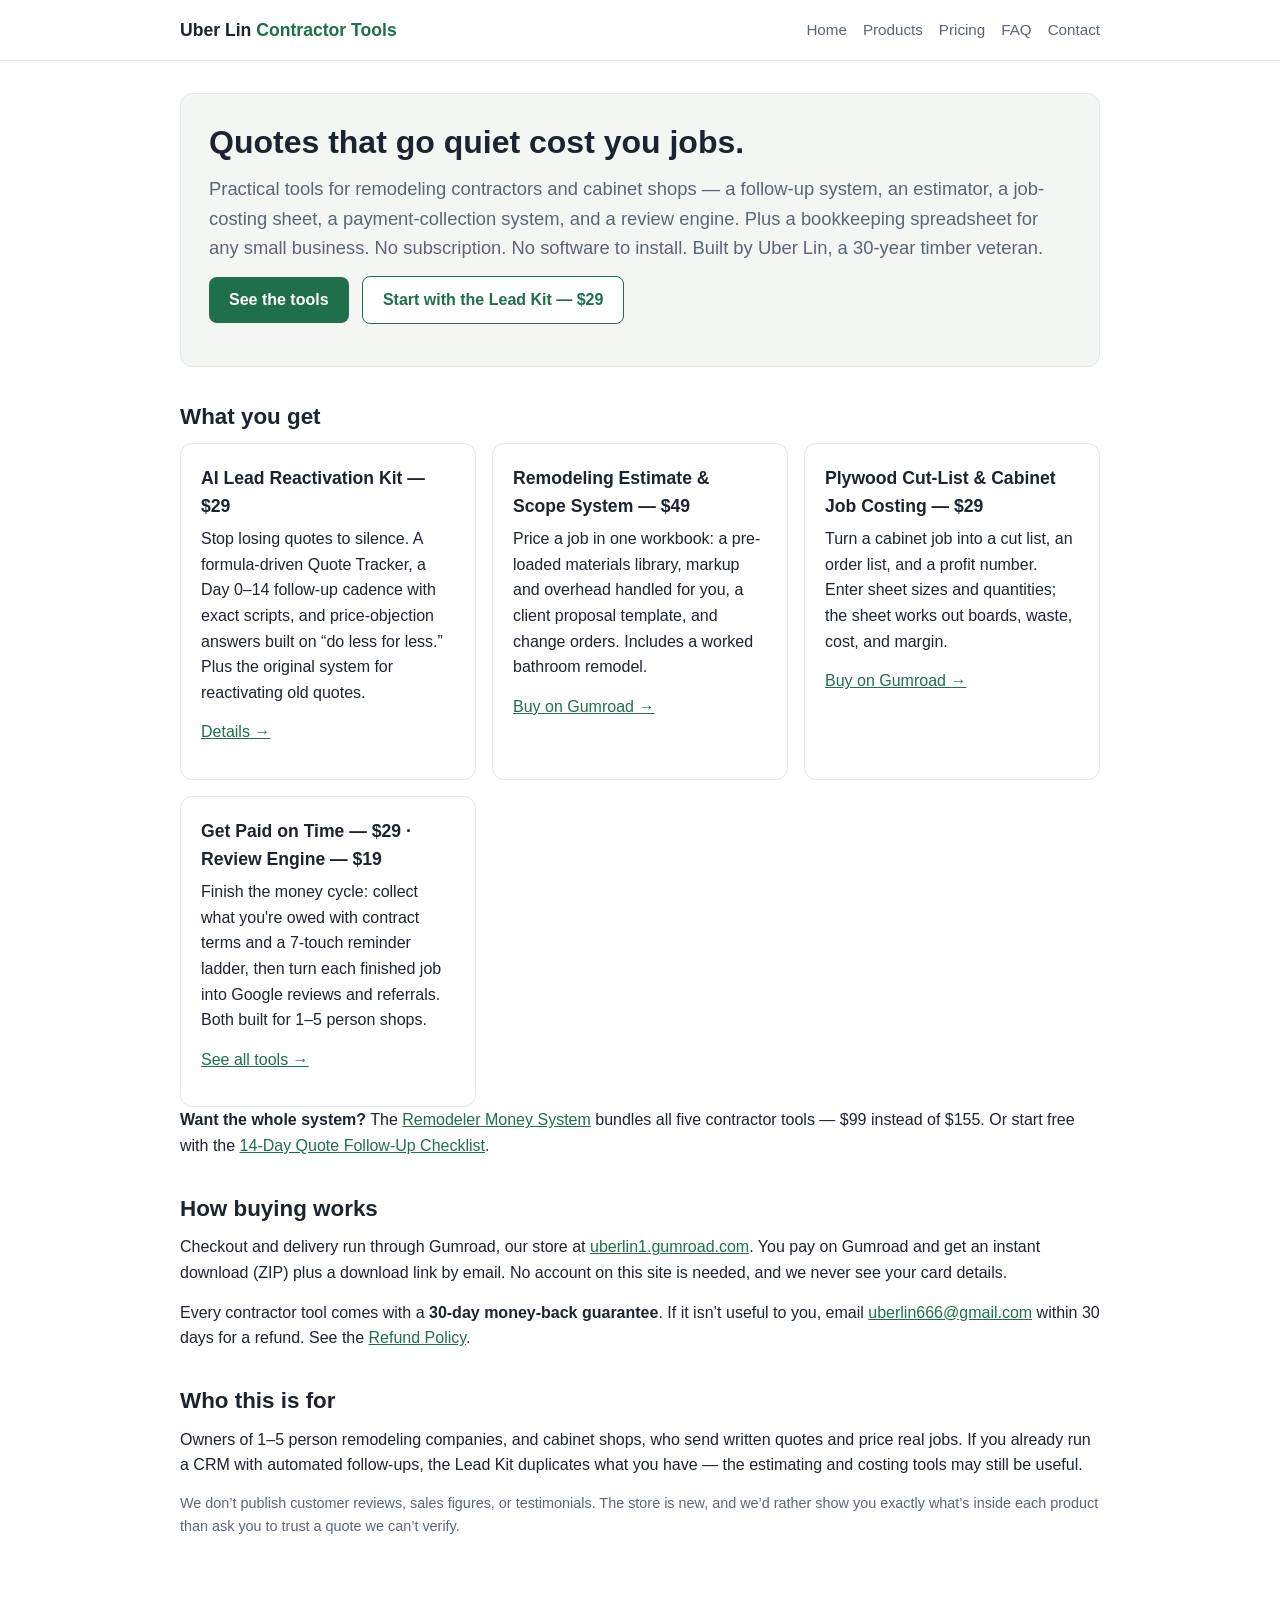
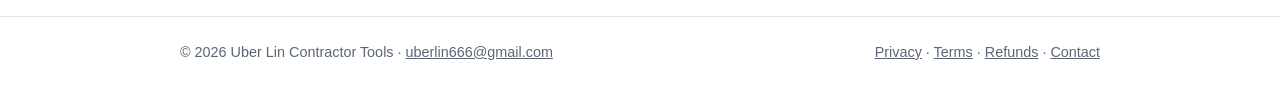
<file: index.html>
<!DOCTYPE html>
<html lang="en">
<head>
<meta charset="utf-8">
<meta name="viewport" content="width=device-width, initial-scale=1">
<title>Uber Lin Contractor Tools — Practical tools for remodeling contractors</title>
<meta name="description" content="Practical, ready-to-use tools for remodeling contractors and cabinet shops: quote follow-up, estimating, and job costing. Built by Uber Lin, a 30-year timber veteran.">
<link rel="stylesheet" href="styles.css">
</head>
<body>
<header class="site"><div class="nav">
<a class="brand" href="index.html">Uber Lin <span>Contractor Tools</span></a>
<nav class="links"><a href="index.html">Home</a><a href="products.html">Products</a><a href="pricing.html">Pricing</a><a href="faq.html">FAQ</a><a href="contact.html">Contact</a></nav>
</div></header>
<main>
<section class="hero">
<h1>Quotes that go quiet cost you jobs.</h1>
<p class="lede">Practical tools for remodeling contractors and cabinet shops — a follow-up system, an estimator, a job-costing sheet, a payment-collection system, and a review engine. Plus a bookkeeping spreadsheet for any small business. No subscription. No software to install. Built by Uber Lin, a 30-year timber veteran.</p>
<p><a class="button" href="products.html">See the tools</a> &nbsp; <a class="button ghost" href="product-lead-kit.html">Start with the Lead Kit — $29</a></p>
</section>

<h2>What you get</h2>
<div class="cards">
<div class="card"><h3>AI Lead Reactivation Kit — $29</h3>
<p>Stop losing quotes to silence. A formula-driven Quote Tracker, a Day 0–14 follow-up cadence with exact scripts, and price-objection answers built on “do less for less.” Plus the original system for reactivating old quotes.</p>
<p><a href="product-lead-kit.html">Details →</a></p></div>
<div class="card"><h3>Remodeling Estimate &amp; Scope System — $49</h3>
<p>Price a job in one workbook: a pre-loaded materials library, markup and overhead handled for you, a client proposal template, and change orders. Includes a worked bathroom remodel.</p>
<p><a href="https://uberlin1.gumroad.com/l/llpdcp">Buy on Gumroad →</a></p></div>
<div class="card"><h3>Plywood Cut-List &amp; Cabinet Job Costing — $29</h3>
<p>Turn a cabinet job into a cut list, an order list, and a profit number. Enter sheet sizes and quantities; the sheet works out boards, waste, cost, and margin.</p>
<p><a href="https://uberlin1.gumroad.com/l/iuatrx">Buy on Gumroad →</a></p></div>
<div class="card"><h3>Get Paid on Time — $29 · Review Engine — $19</h3>
<p>Finish the money cycle: collect what you're owed with contract terms and a 7-touch reminder ladder, then turn each finished job into Google reviews and referrals. Both built for 1–5 person shops.</p>
<p><a href="products.html">See all tools →</a></p></div>
</div>
<p><strong>Want the whole system?</strong> The <a href="https://uberlin1.gumroad.com/l/ohvyw">Remodeler Money System</a> bundles all five contractor tools — $99 instead of $155. Or start free with the <a href="https://uberlin1.gumroad.com/l/iaygqs">14-Day Quote Follow-Up Checklist</a>.</p>

<h2>How buying works</h2>
<p>Checkout and delivery run through Gumroad, our store at <a href="https://uberlin1.gumroad.com/">uberlin1.gumroad.com</a>. You pay on Gumroad and get an instant download (ZIP) plus a download link by email. No account on this site is needed, and we never see your card details.</p>
<p>Every contractor tool comes with a <strong>30-day money-back guarantee</strong>. If it isn’t useful to you, email <a href="mailto:uberlin666@gmail.com">uberlin666@gmail.com</a> within 30 days for a refund. See the <a href="refund.html">Refund Policy</a>.</p>

<h2>Who this is for</h2>
<p>Owners of 1–5 person remodeling companies, and cabinet shops, who send written quotes and price real jobs. If you already run a CRM with automated follow-ups, the Lead Kit duplicates what you have — the estimating and costing tools may still be useful.</p>
<p class="muted small">We don’t publish customer reviews, sales figures, or testimonials. The store is new, and we’d rather show you exactly what’s inside each product than ask you to trust a quote we can’t verify.</p>
</main>
<footer class="site"><div class="inner">
<span>© 2026 Uber Lin Contractor Tools · <a href="mailto:uberlin666@gmail.com">uberlin666@gmail.com</a></span>
<span><a href="privacy.html">Privacy</a> · <a href="terms.html">Terms</a> · <a href="refund.html">Refunds</a> · <a href="contact.html">Contact</a></span>
</div></footer>
</body>
</html>
</file>
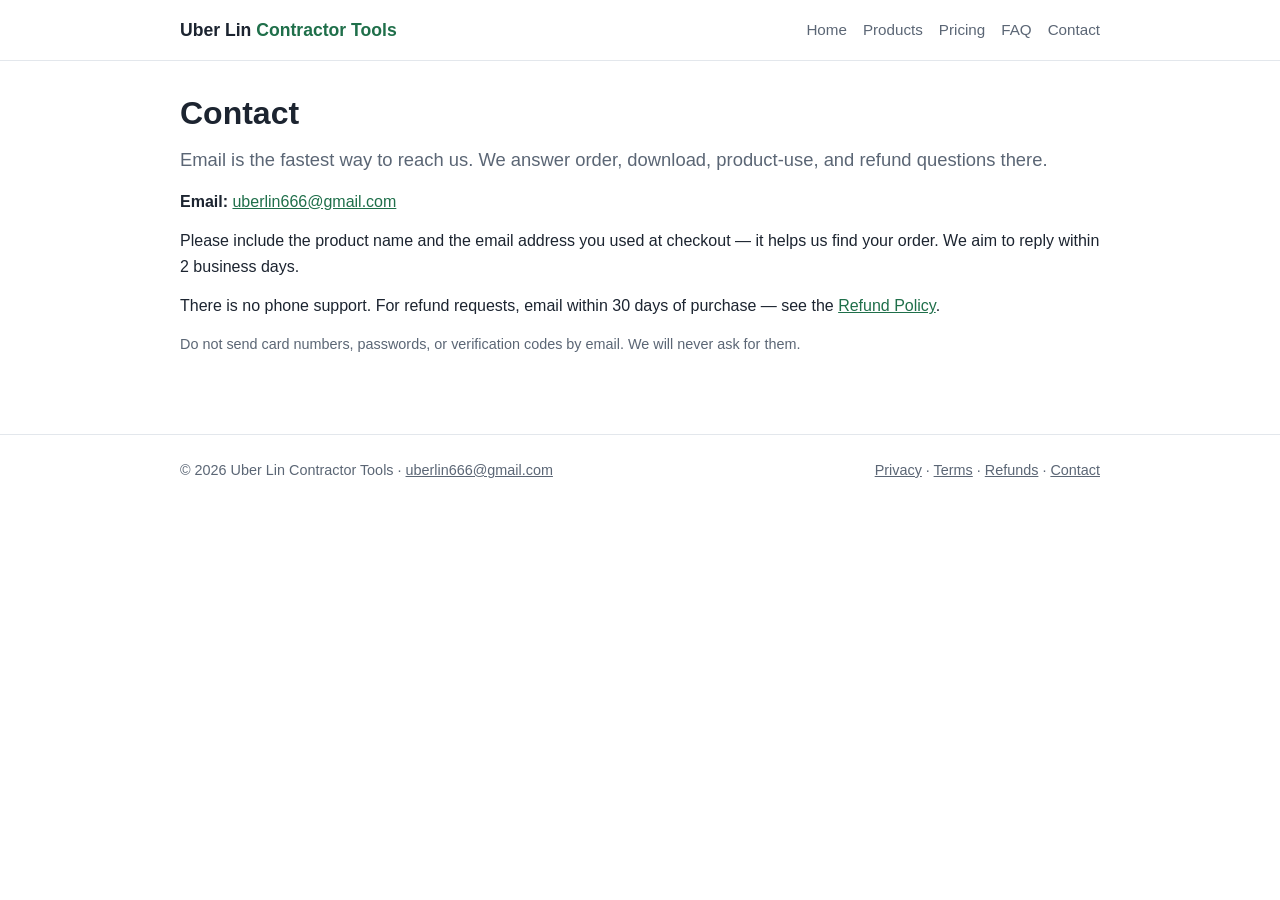
<file: contact.html>
<!DOCTYPE html>
<html lang="en">
<head>
<meta charset="utf-8">
<meta name="viewport" content="width=device-width, initial-scale=1">
<title>Contact — Uber Lin Contractor Tools</title>
<meta name="description" content="Contact Uber Lin Contractor Tools by email for order, download, product, and refund questions.">
<link rel="stylesheet" href="styles.css">
</head>
<body>
<header class="site"><div class="nav">
<a class="brand" href="index.html">Uber Lin <span>Contractor Tools</span></a>
<nav class="links"><a href="index.html">Home</a><a href="products.html">Products</a><a href="pricing.html">Pricing</a><a href="faq.html">FAQ</a><a href="contact.html">Contact</a></nav>
</div></header>
<main>
<h1>Contact</h1>
<p class="lede">Email is the fastest way to reach us. We answer order, download, product-use, and refund questions there.</p>
<p><strong>Email:</strong> <a href="mailto:uberlin666@gmail.com">uberlin666@gmail.com</a></p>
<p>Please include the product name and the email address you used at checkout — it helps us find your order. We aim to reply within 2 business days.</p>
<p>There is no phone support. For refund requests, email within 30 days of purchase — see the <a href="refund.html">Refund Policy</a>.</p>
<p class="muted small">Do not send card numbers, passwords, or verification codes by email. We will never ask for them.</p>
</main>
<footer class="site"><div class="inner">
<span>© 2026 Uber Lin Contractor Tools · <a href="mailto:uberlin666@gmail.com">uberlin666@gmail.com</a></span>
<span><a href="privacy.html">Privacy</a> · <a href="terms.html">Terms</a> · <a href="refund.html">Refunds</a> · <a href="contact.html">Contact</a></span>
</div></footer>
</body>
</html>
</file>
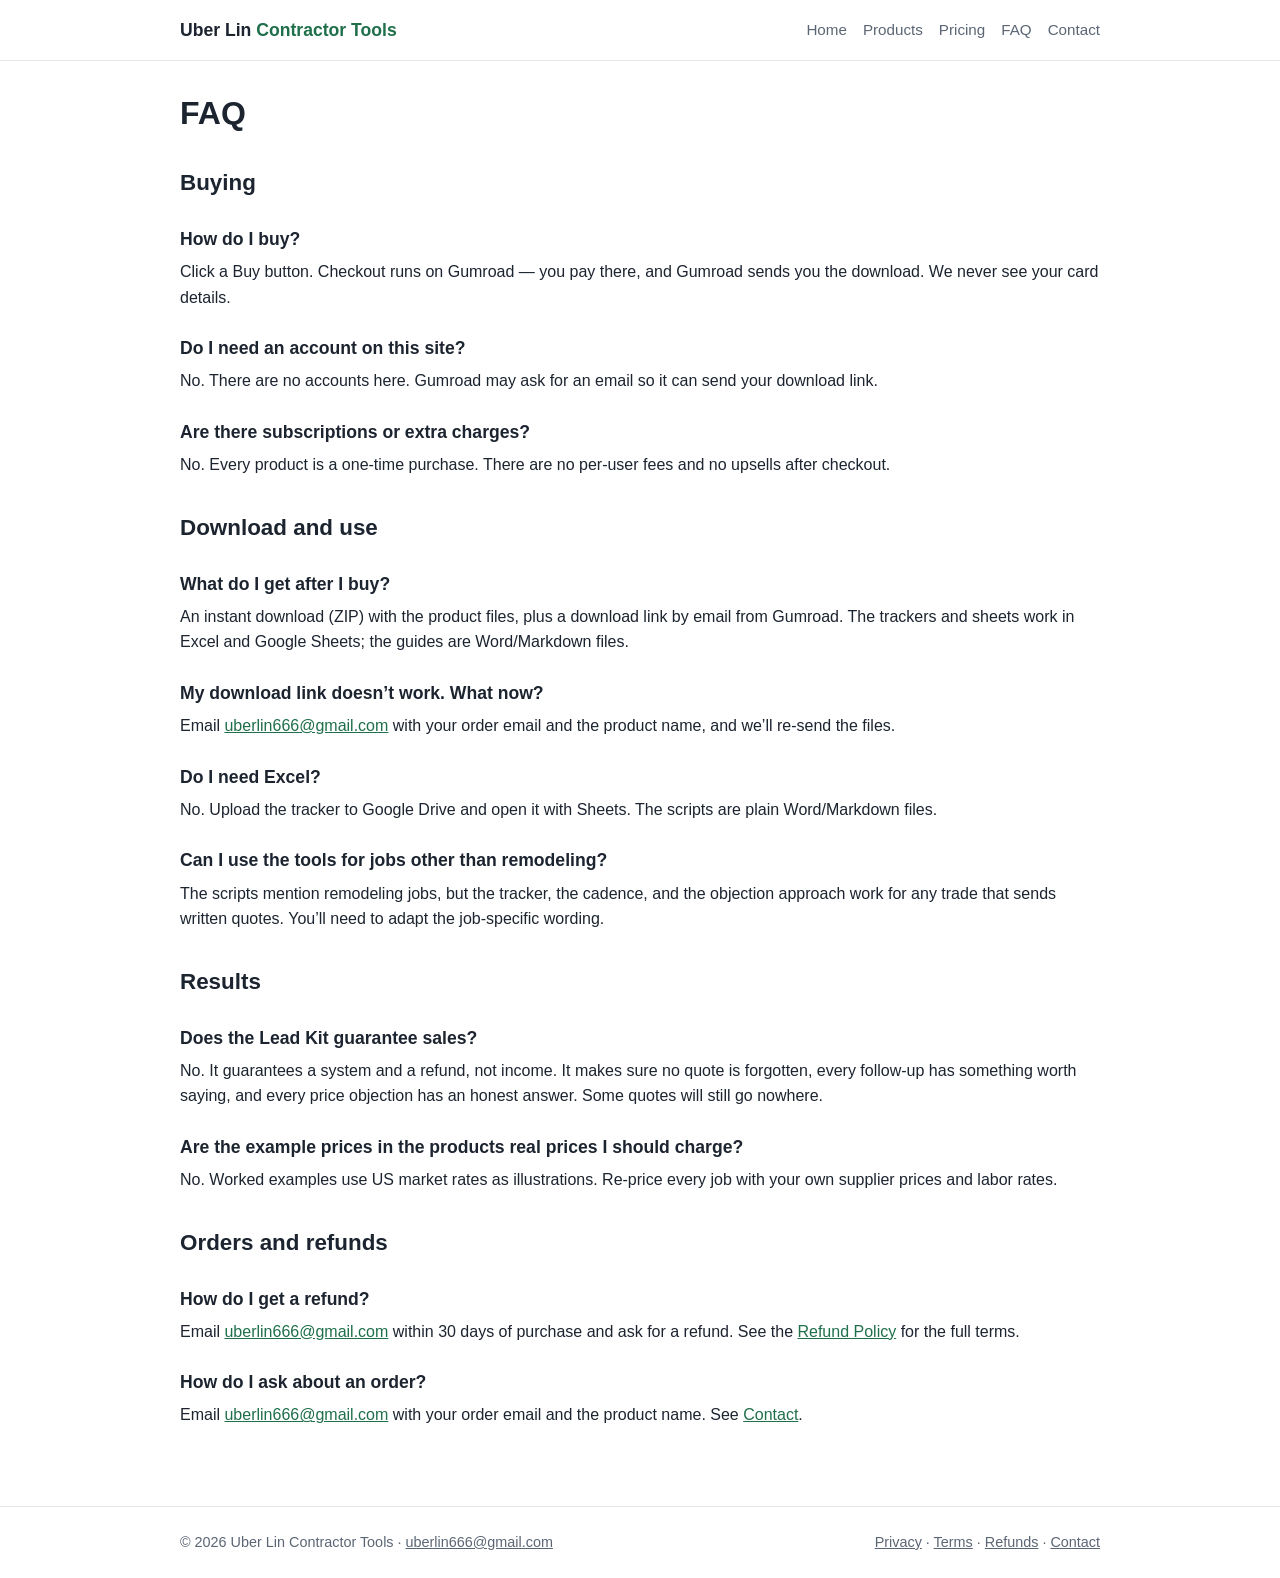
<file: faq.html>
<!DOCTYPE html>
<html lang="en">
<head>
<meta charset="utf-8">
<meta name="viewport" content="width=device-width, initial-scale=1">
<title>FAQ — Uber Lin Contractor Tools</title>
<meta name="description" content="Buying, download, product use, order, and refund questions, answered plainly.">
<link rel="stylesheet" href="styles.css">
</head>
<body>
<header class="site"><div class="nav">
<a class="brand" href="index.html">Uber Lin <span>Contractor Tools</span></a>
<nav class="links"><a href="index.html">Home</a><a href="products.html">Products</a><a href="pricing.html">Pricing</a><a href="faq.html">FAQ</a><a href="contact.html">Contact</a></nav>
</div></header>
<main>
<h1>FAQ</h1>

<h2>Buying</h2>
<h3>How do I buy?</h3>
<p>Click a Buy button. Checkout runs on Gumroad — you pay there, and Gumroad sends you the download. We never see your card details.</p>
<h3>Do I need an account on this site?</h3>
<p>No. There are no accounts here. Gumroad may ask for an email so it can send your download link.</p>
<h3>Are there subscriptions or extra charges?</h3>
<p>No. Every product is a one-time purchase. There are no per-user fees and no upsells after checkout.</p>

<h2>Download and use</h2>
<h3>What do I get after I buy?</h3>
<p>An instant download (ZIP) with the product files, plus a download link by email from Gumroad. The trackers and sheets work in Excel and Google Sheets; the guides are Word/Markdown files.</p>
<h3>My download link doesn’t work. What now?</h3>
<p>Email <a href="mailto:uberlin666@gmail.com">uberlin666@gmail.com</a> with your order email and the product name, and we’ll re-send the files.</p>
<h3>Do I need Excel?</h3>
<p>No. Upload the tracker to Google Drive and open it with Sheets. The scripts are plain Word/Markdown files.</p>
<h3>Can I use the tools for jobs other than remodeling?</h3>
<p>The scripts mention remodeling jobs, but the tracker, the cadence, and the objection approach work for any trade that sends written quotes. You’ll need to adapt the job-specific wording.</p>

<h2>Results</h2>
<h3>Does the Lead Kit guarantee sales?</h3>
<p>No. It guarantees a system and a refund, not income. It makes sure no quote is forgotten, every follow-up has something worth saying, and every price objection has an honest answer. Some quotes will still go nowhere.</p>
<h3>Are the example prices in the products real prices I should charge?</h3>
<p>No. Worked examples use US market rates as illustrations. Re-price every job with your own supplier prices and labor rates.</p>

<h2>Orders and refunds</h2>
<h3>How do I get a refund?</h3>
<p>Email <a href="mailto:uberlin666@gmail.com">uberlin666@gmail.com</a> within 30 days of purchase and ask for a refund. See the <a href="refund.html">Refund Policy</a> for the full terms.</p>
<h3>How do I ask about an order?</h3>
<p>Email <a href="mailto:uberlin666@gmail.com">uberlin666@gmail.com</a> with your order email and the product name. See <a href="contact.html">Contact</a>.</p>
</main>
<footer class="site"><div class="inner">
<span>© 2026 Uber Lin Contractor Tools · <a href="mailto:uberlin666@gmail.com">uberlin666@gmail.com</a></span>
<span><a href="privacy.html">Privacy</a> · <a href="terms.html">Terms</a> · <a href="refund.html">Refunds</a> · <a href="contact.html">Contact</a></span>
</div></footer>
</body>
</html>
</file>
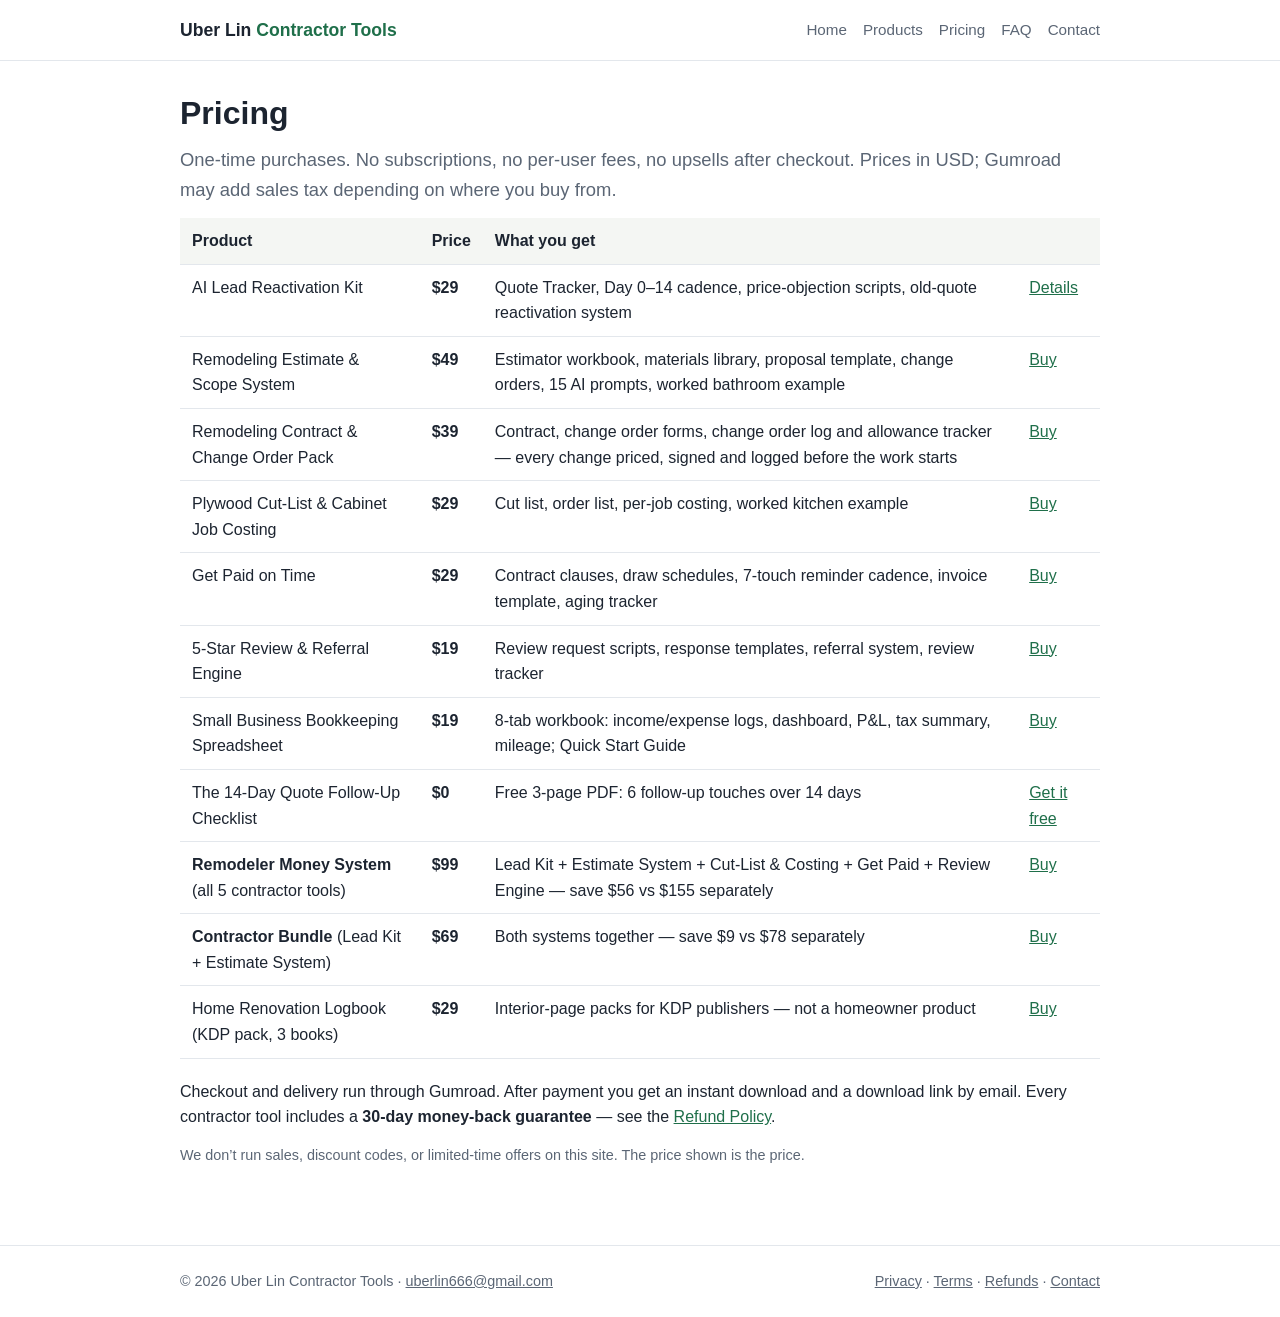
<file: pricing.html>
<!DOCTYPE html>
<html lang="en">
<head>
<meta charset="utf-8">
<meta name="viewport" content="width=device-width, initial-scale=1">
<title>Pricing — Uber Lin Contractor Tools</title>
<meta name="description" content="Simple one-time pricing: Lead Kit $29, Estimate System $49, Plywood Costing $29, Get Paid $29, Review Engine $19, Bookkeeping $19, Money System bundle $99, starter bundle $69, free checklist $0. No subscriptions.">
<link rel="stylesheet" href="styles.css">
</head>
<body>
<header class="site"><div class="nav">
<a class="brand" href="index.html">Uber Lin <span>Contractor Tools</span></a>
<nav class="links"><a href="index.html">Home</a><a href="products.html">Products</a><a href="pricing.html">Pricing</a><a href="faq.html">FAQ</a><a href="contact.html">Contact</a></nav>
</div></header>
<main>
<h1>Pricing</h1>
<p class="lede">One-time purchases. No subscriptions, no per-user fees, no upsells after checkout. Prices in USD; Gumroad may add sales tax depending on where you buy from.</p>
<table>
<tr><th>Product</th><th>Price</th><th>What you get</th><th></th></tr>
<tr><td>AI Lead Reactivation Kit</td><td><strong>$29</strong></td><td>Quote Tracker, Day 0–14 cadence, price-objection scripts, old-quote reactivation system</td><td><a href="product-lead-kit.html">Details</a></td></tr>
<tr><td>Remodeling Estimate &amp; Scope System</td><td><strong>$49</strong></td><td>Estimator workbook, materials library, proposal template, change orders, 15 AI prompts, worked bathroom example</td><td><a href="https://uberlin1.gumroad.com/l/llpdcp">Buy</a></td></tr>
<tr><td>Remodeling Contract &amp; Change Order Pack</td><td><strong>$39</strong></td><td>Contract, change order forms, change order log and allowance tracker — every change priced, signed and logged before the work starts</td><td><a href="https://uberlin1.gumroad.com/l/ilyahc">Buy</a></td></tr>
<tr><td>Plywood Cut-List &amp; Cabinet Job Costing</td><td><strong>$29</strong></td><td>Cut list, order list, per-job costing, worked kitchen example</td><td><a href="https://uberlin1.gumroad.com/l/iuatrx">Buy</a></td></tr>
<tr><td>Get Paid on Time</td><td><strong>$29</strong></td><td>Contract clauses, draw schedules, 7-touch reminder cadence, invoice template, aging tracker</td><td><a href="https://uberlin1.gumroad.com/l/ithira">Buy</a></td></tr>
<tr><td>5-Star Review &amp; Referral Engine</td><td><strong>$19</strong></td><td>Review request scripts, response templates, referral system, review tracker</td><td><a href="https://uberlin1.gumroad.com/l/zmnbe">Buy</a></td></tr>
<tr><td>Small Business Bookkeeping Spreadsheet</td><td><strong>$19</strong></td><td>8-tab workbook: income/expense logs, dashboard, P&amp;L, tax summary, mileage; Quick Start Guide</td><td><a href="https://uberlin1.gumroad.com/l/larnnk">Buy</a></td></tr>
<tr><td>The 14-Day Quote Follow-Up Checklist</td><td><strong>$0</strong></td><td>Free 3-page PDF: 6 follow-up touches over 14 days</td><td><a href="https://uberlin1.gumroad.com/l/iaygqs">Get it free</a></td></tr>
<tr><td><strong>Remodeler Money System</strong> (all 5 contractor tools)</td><td><strong>$99</strong></td><td>Lead Kit + Estimate System + Cut-List &amp; Costing + Get Paid + Review Engine — save $56 vs $155 separately</td><td><a href="https://uberlin1.gumroad.com/l/ohvyw">Buy</a></td></tr>
<tr><td><strong>Contractor Bundle</strong> (Lead Kit + Estimate System)</td><td><strong>$69</strong></td><td>Both systems together — save $9 vs $78 separately</td><td><a href="https://uberlin1.gumroad.com/l/chebq">Buy</a></td></tr>
<tr><td>Home Renovation Logbook (KDP pack, 3 books)</td><td><strong>$29</strong></td><td>Interior-page packs for KDP publishers — not a homeowner product</td><td><a href="https://uberlin1.gumroad.com/l/piqnlu">Buy</a></td></tr>
</table>
<p>Checkout and delivery run through Gumroad. After payment you get an instant download and a download link by email. Every contractor tool includes a <strong>30-day money-back guarantee</strong> — see the <a href="refund.html">Refund Policy</a>.</p>
<p class="muted small">We don’t run sales, discount codes, or limited-time offers on this site. The price shown is the price.</p>
</main>
<footer class="site"><div class="inner">
<span>© 2026 Uber Lin Contractor Tools · <a href="mailto:uberlin666@gmail.com">uberlin666@gmail.com</a></span>
<span><a href="privacy.html">Privacy</a> · <a href="terms.html">Terms</a> · <a href="refund.html">Refunds</a> · <a href="contact.html">Contact</a></span>
</div></footer>
</body>
</html>
</file>
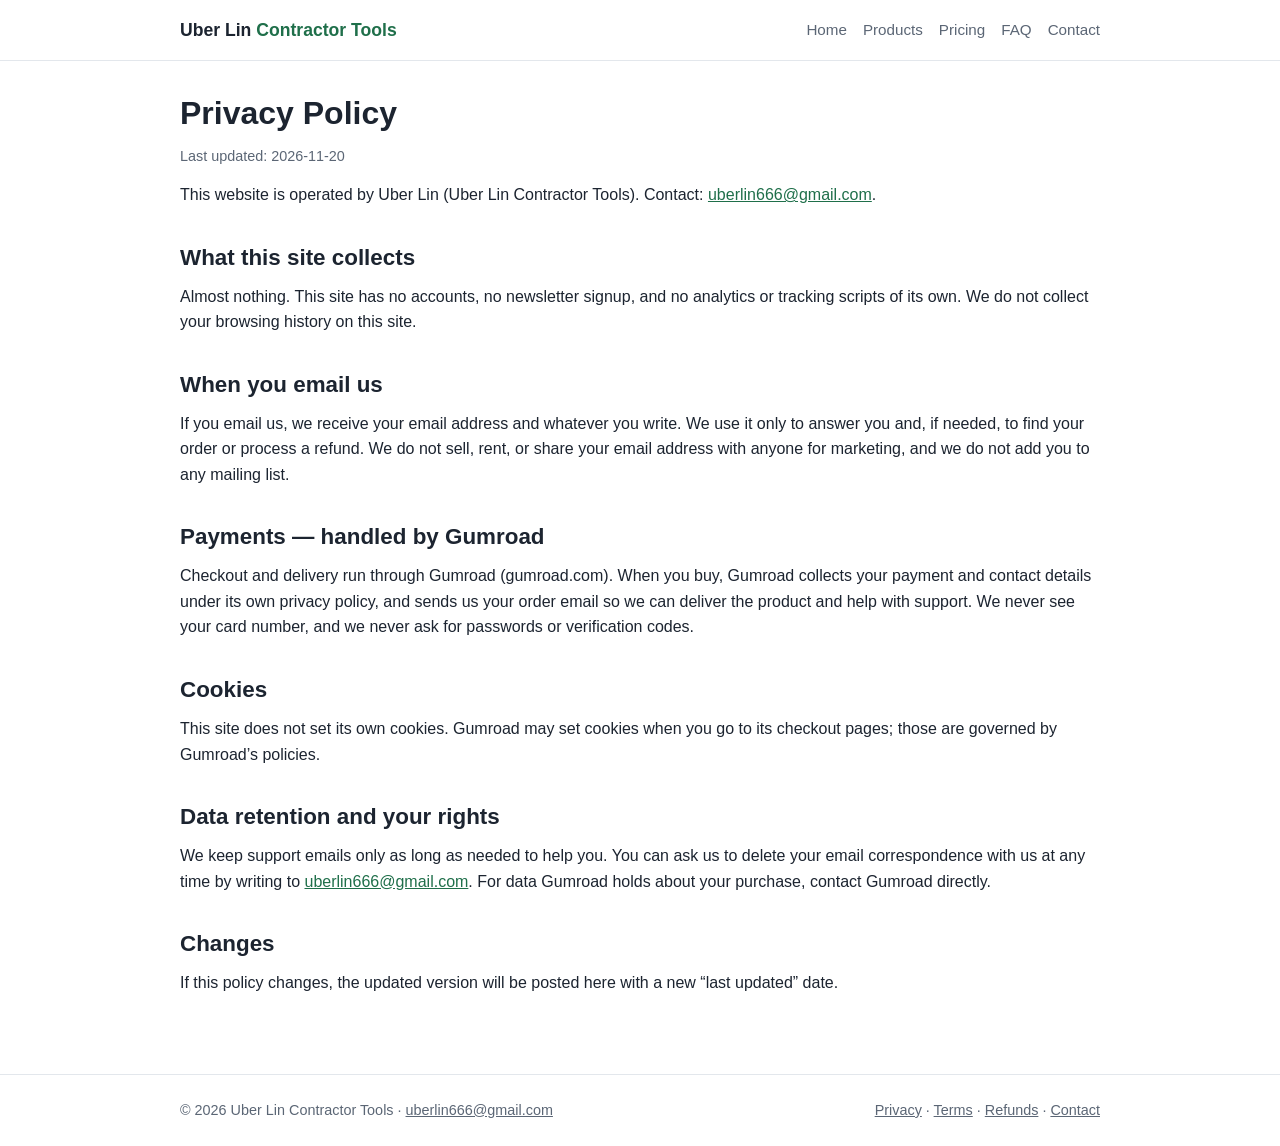
<file: privacy.html>
<!DOCTYPE html>
<html lang="en">
<head>
<meta charset="utf-8">
<meta name="viewport" content="width=device-width, initial-scale=1">
<title>Privacy Policy — Uber Lin Contractor Tools</title>
<meta name="description" content="Privacy policy: what this site collects (almost nothing) and how Gumroad handles payment data.">
<link rel="stylesheet" href="styles.css">
</head>
<body>
<header class="site"><div class="nav">
<a class="brand" href="index.html">Uber Lin <span>Contractor Tools</span></a>
<nav class="links"><a href="index.html">Home</a><a href="products.html">Products</a><a href="pricing.html">Pricing</a><a href="faq.html">FAQ</a><a href="contact.html">Contact</a></nav>
</div></header>
<main>
<h1>Privacy Policy</h1>
<p class="muted small">Last updated: 2026-11-20</p>
<p>This website is operated by Uber Lin (Uber Lin Contractor Tools). Contact: <a href="mailto:uberlin666@gmail.com">uberlin666@gmail.com</a>.</p>
<h2>What this site collects</h2>
<p>Almost nothing. This site has no accounts, no newsletter signup, and no analytics or tracking scripts of its own. We do not collect your browsing history on this site.</p>
<h2>When you email us</h2>
<p>If you email us, we receive your email address and whatever you write. We use it only to answer you and, if needed, to find your order or process a refund. We do not sell, rent, or share your email address with anyone for marketing, and we do not add you to any mailing list.</p>
<h2>Payments — handled by Gumroad</h2>
<p>Checkout and delivery run through Gumroad (gumroad.com). When you buy, Gumroad collects your payment and contact details under its own privacy policy, and sends us your order email so we can deliver the product and help with support. We never see your card number, and we never ask for passwords or verification codes.</p>
<h2>Cookies</h2>
<p>This site does not set its own cookies. Gumroad may set cookies when you go to its checkout pages; those are governed by Gumroad’s policies.</p>
<h2>Data retention and your rights</h2>
<p>We keep support emails only as long as needed to help you. You can ask us to delete your email correspondence with us at any time by writing to <a href="mailto:uberlin666@gmail.com">uberlin666@gmail.com</a>. For data Gumroad holds about your purchase, contact Gumroad directly.</p>
<h2>Changes</h2>
<p>If this policy changes, the updated version will be posted here with a new “last updated” date.</p>
</main>
<footer class="site"><div class="inner">
<span>© 2026 Uber Lin Contractor Tools · <a href="mailto:uberlin666@gmail.com">uberlin666@gmail.com</a></span>
<span><a href="privacy.html">Privacy</a> · <a href="terms.html">Terms</a> · <a href="refund.html">Refunds</a> · <a href="contact.html">Contact</a></span>
</div></footer>
</body>
</html>
</file>
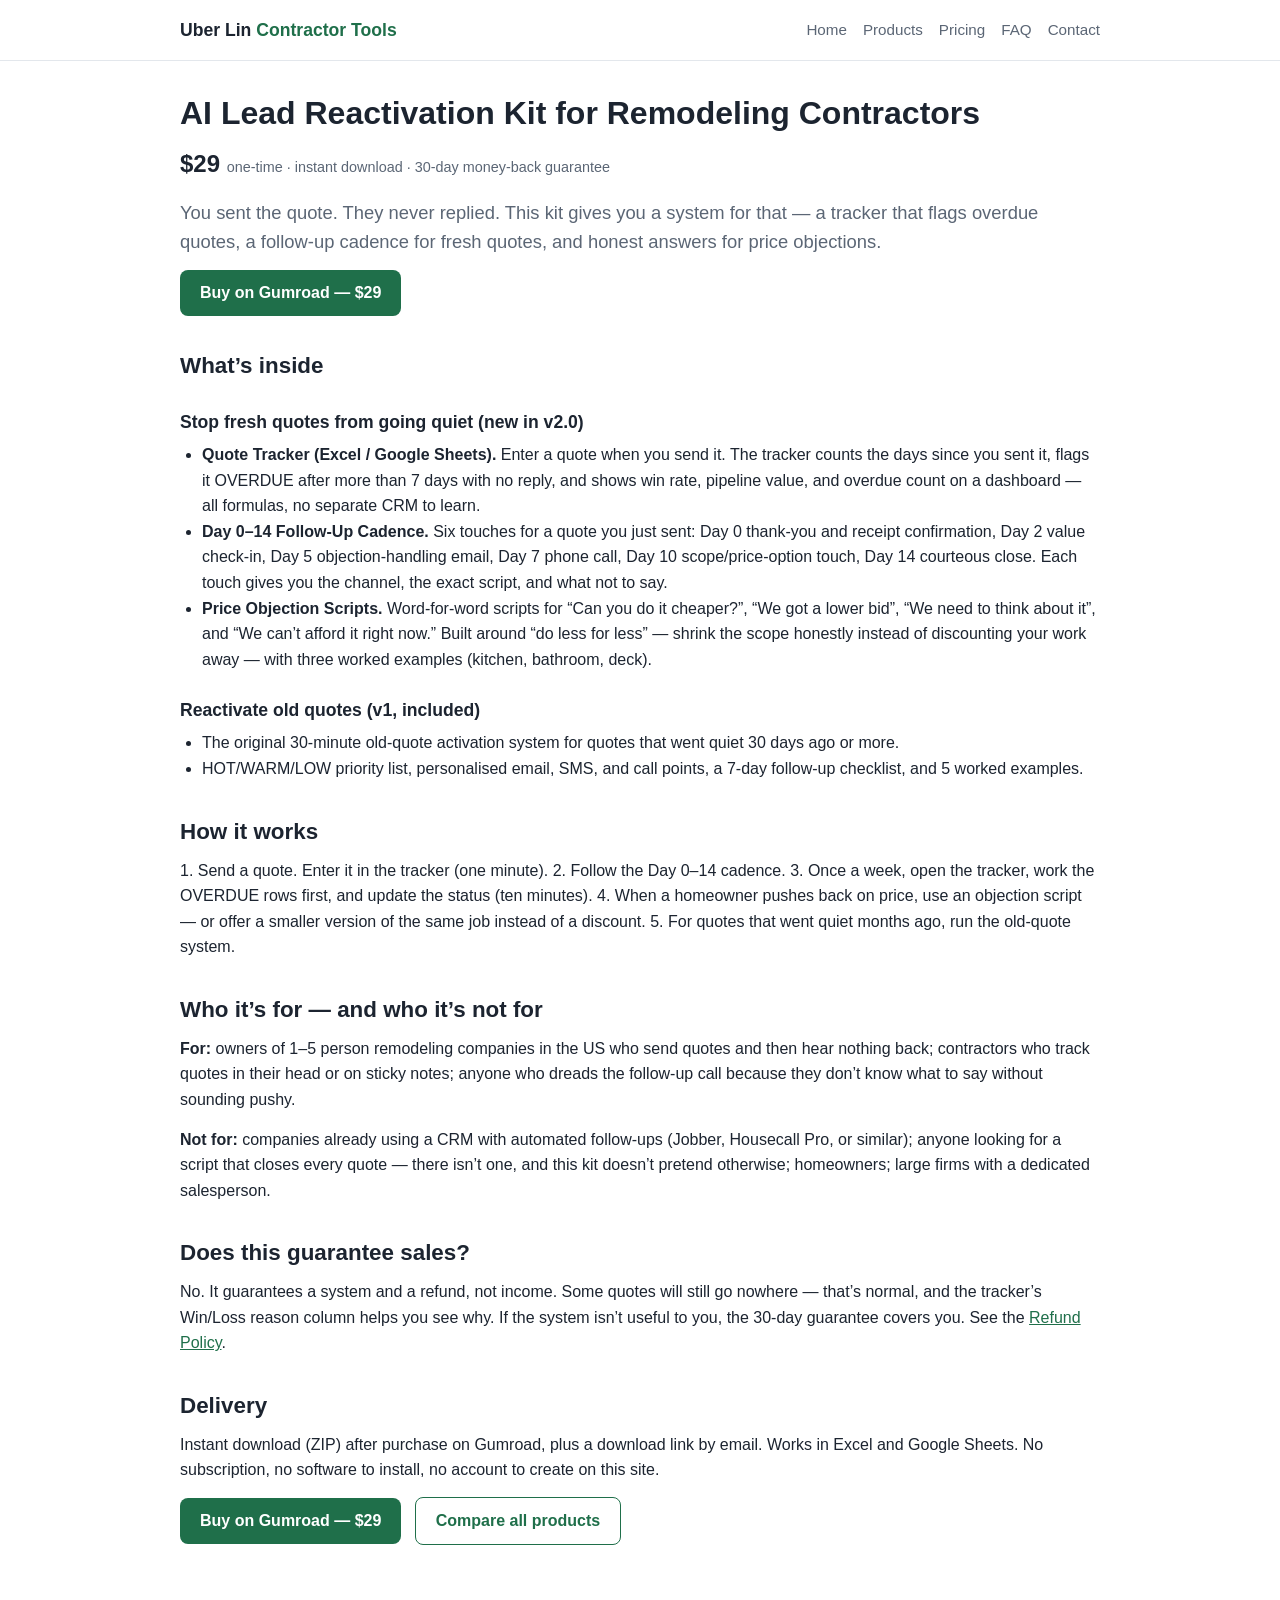
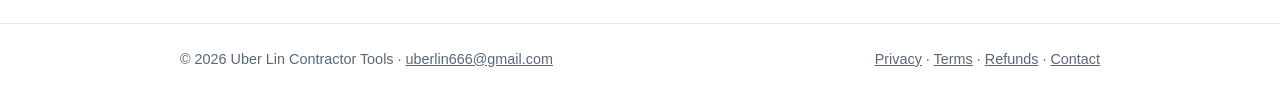
<file: product-lead-kit.html>
<!DOCTYPE html>
<html lang="en">
<head>
<meta charset="utf-8">
<meta name="viewport" content="width=device-width, initial-scale=1">
<title>AI Lead Reactivation Kit — $29 — Uber Lin Contractor Tools</title>
<meta name="description" content="Stop losing quotes to silence. Quote Tracker, Day 0–14 follow-up cadence, and price-objection scripts for 1–5 person remodeling companies. $29, 30-day guarantee.">
<link rel="stylesheet" href="styles.css">
</head>
<body>
<header class="site"><div class="nav">
<a class="brand" href="index.html">Uber Lin <span>Contractor Tools</span></a>
<nav class="links"><a href="index.html">Home</a><a href="products.html">Products</a><a href="pricing.html">Pricing</a><a href="faq.html">FAQ</a><a href="contact.html">Contact</a></nav>
</div></header>
<main>
<h1>AI Lead Reactivation Kit for Remodeling Contractors</h1>
<p class="price">$29 <small>one-time · instant download · 30-day money-back guarantee</small></p>
<p class="lede">You sent the quote. They never replied. This kit gives you a system for that — a tracker that flags overdue quotes, a follow-up cadence for fresh quotes, and honest answers for price objections.</p>
<p><a class="button" href="https://uberlin1.gumroad.com/l/ai-lead-reactivation-kit">Buy on Gumroad — $29</a></p>

<h2>What’s inside</h2>
<h3>Stop fresh quotes from going quiet (new in v2.0)</h3>
<ul>
<li><strong>Quote Tracker (Excel / Google Sheets).</strong> Enter a quote when you send it. The tracker counts the days since you sent it, flags it OVERDUE after more than 7 days with no reply, and shows win rate, pipeline value, and overdue count on a dashboard — all formulas, no separate CRM to learn.</li>
<li><strong>Day 0–14 Follow-Up Cadence.</strong> Six touches for a quote you just sent: Day 0 thank-you and receipt confirmation, Day 2 value check-in, Day 5 objection-handling email, Day 7 phone call, Day 10 scope/price-option touch, Day 14 courteous close. Each touch gives you the channel, the exact script, and what not to say.</li>
<li><strong>Price Objection Scripts.</strong> Word-for-word scripts for “Can you do it cheaper?”, “We got a lower bid”, “We need to think about it”, and “We can’t afford it right now.” Built around “do less for less” — shrink the scope honestly instead of discounting your work away — with three worked examples (kitchen, bathroom, deck).</li>
</ul>
<h3>Reactivate old quotes (v1, included)</h3>
<ul>
<li>The original 30-minute old-quote activation system for quotes that went quiet 30 days ago or more.</li>
<li>HOT/WARM/LOW priority list, personalised email, SMS, and call points, a 7-day follow-up checklist, and 5 worked examples.</li>
</ul>

<h2>How it works</h2>
<p>1. Send a quote. Enter it in the tracker (one minute). 2. Follow the Day 0–14 cadence. 3. Once a week, open the tracker, work the OVERDUE rows first, and update the status (ten minutes). 4. When a homeowner pushes back on price, use an objection script — or offer a smaller version of the same job instead of a discount. 5. For quotes that went quiet months ago, run the old-quote system.</p>

<h2>Who it’s for — and who it’s not for</h2>
<p><strong>For:</strong> owners of 1–5 person remodeling companies in the US who send quotes and then hear nothing back; contractors who track quotes in their head or on sticky notes; anyone who dreads the follow-up call because they don’t know what to say without sounding pushy.</p>
<p><strong>Not for:</strong> companies already using a CRM with automated follow-ups (Jobber, Housecall Pro, or similar); anyone looking for a script that closes every quote — there isn’t one, and this kit doesn’t pretend otherwise; homeowners; large firms with a dedicated salesperson.</p>

<h2>Does this guarantee sales?</h2>
<p>No. It guarantees a system and a refund, not income. Some quotes will still go nowhere — that’s normal, and the tracker’s Win/Loss reason column helps you see why. If the system isn’t useful to you, the 30-day guarantee covers you. See the <a href="refund.html">Refund Policy</a>.</p>

<h2>Delivery</h2>
<p>Instant download (ZIP) after purchase on Gumroad, plus a download link by email. Works in Excel and Google Sheets. No subscription, no software to install, no account to create on this site.</p>
<p><a class="button" href="https://uberlin1.gumroad.com/l/ai-lead-reactivation-kit">Buy on Gumroad — $29</a> &nbsp; <a class="button ghost" href="pricing.html">Compare all products</a></p>
</main>
<footer class="site"><div class="inner">
<span>© 2026 Uber Lin Contractor Tools · <a href="mailto:uberlin666@gmail.com">uberlin666@gmail.com</a></span>
<span><a href="privacy.html">Privacy</a> · <a href="terms.html">Terms</a> · <a href="refund.html">Refunds</a> · <a href="contact.html">Contact</a></span>
</div></footer>
</body>
</html>
</file>
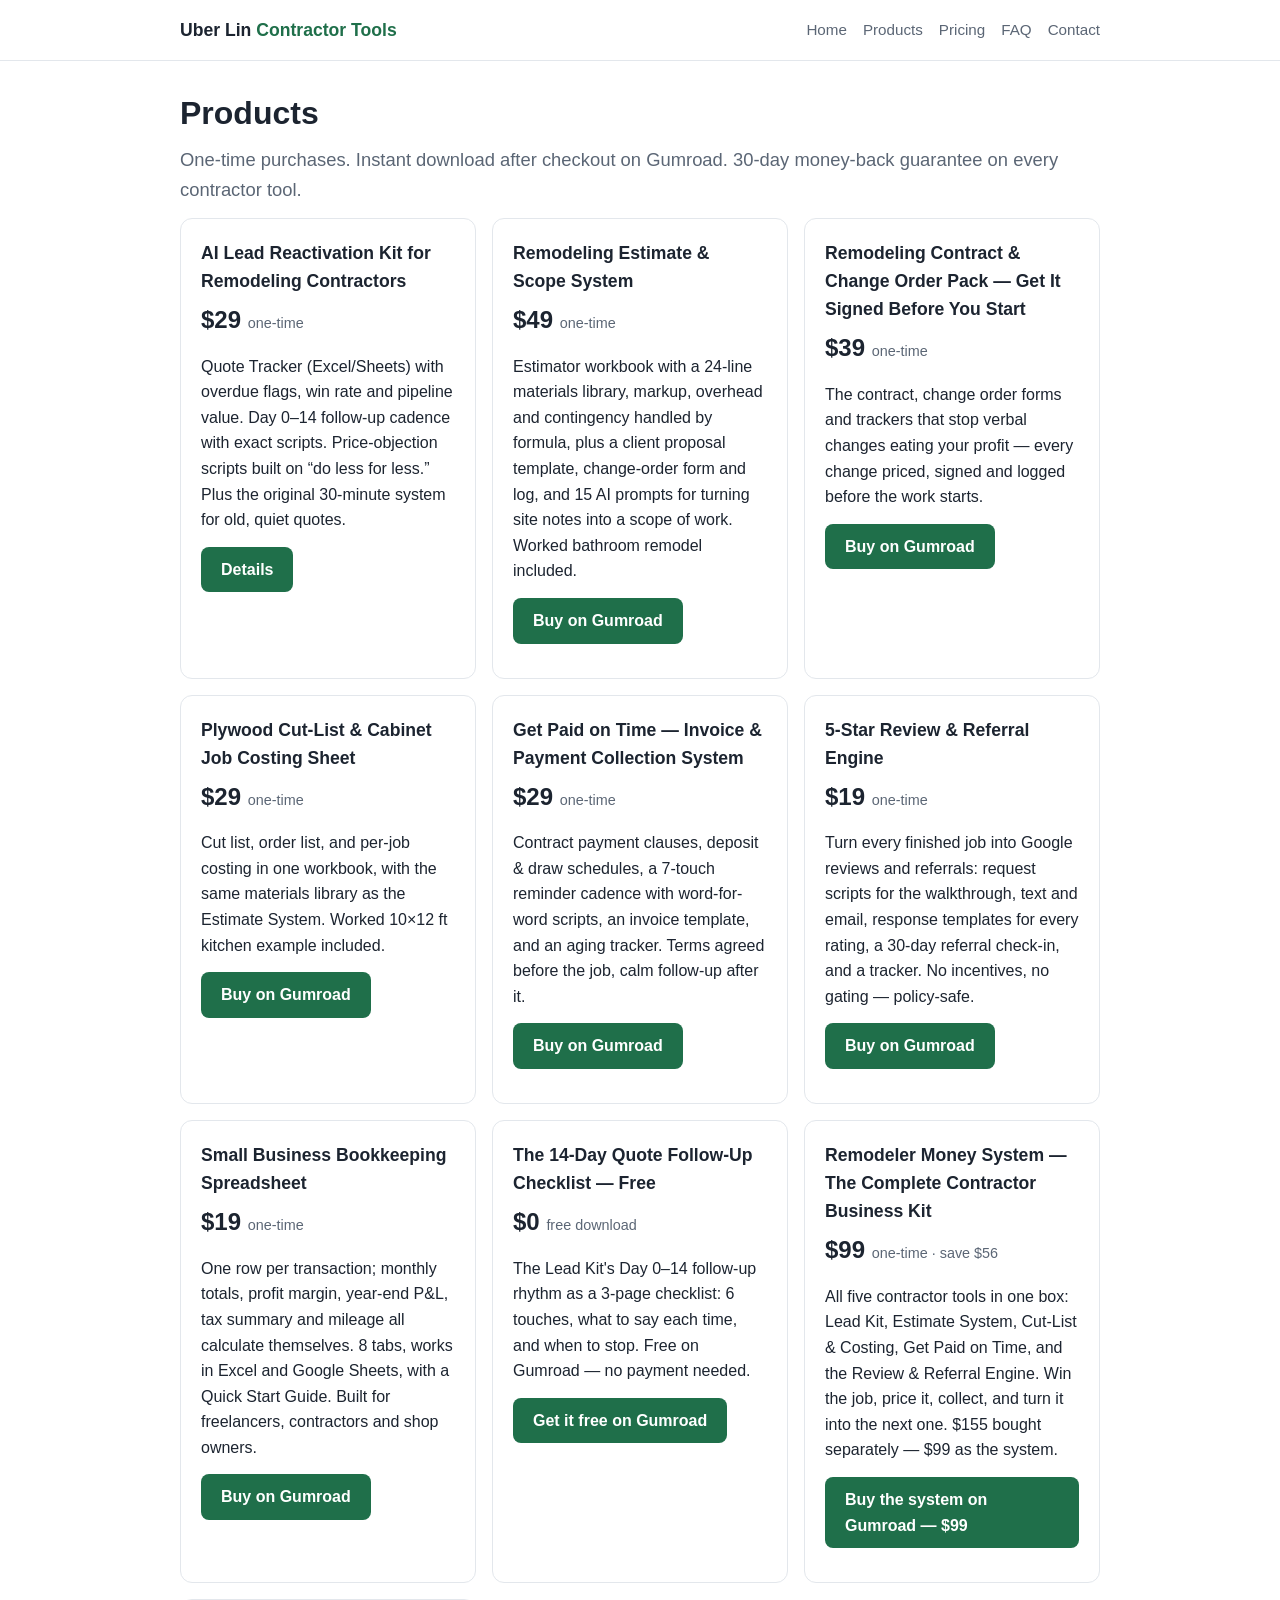
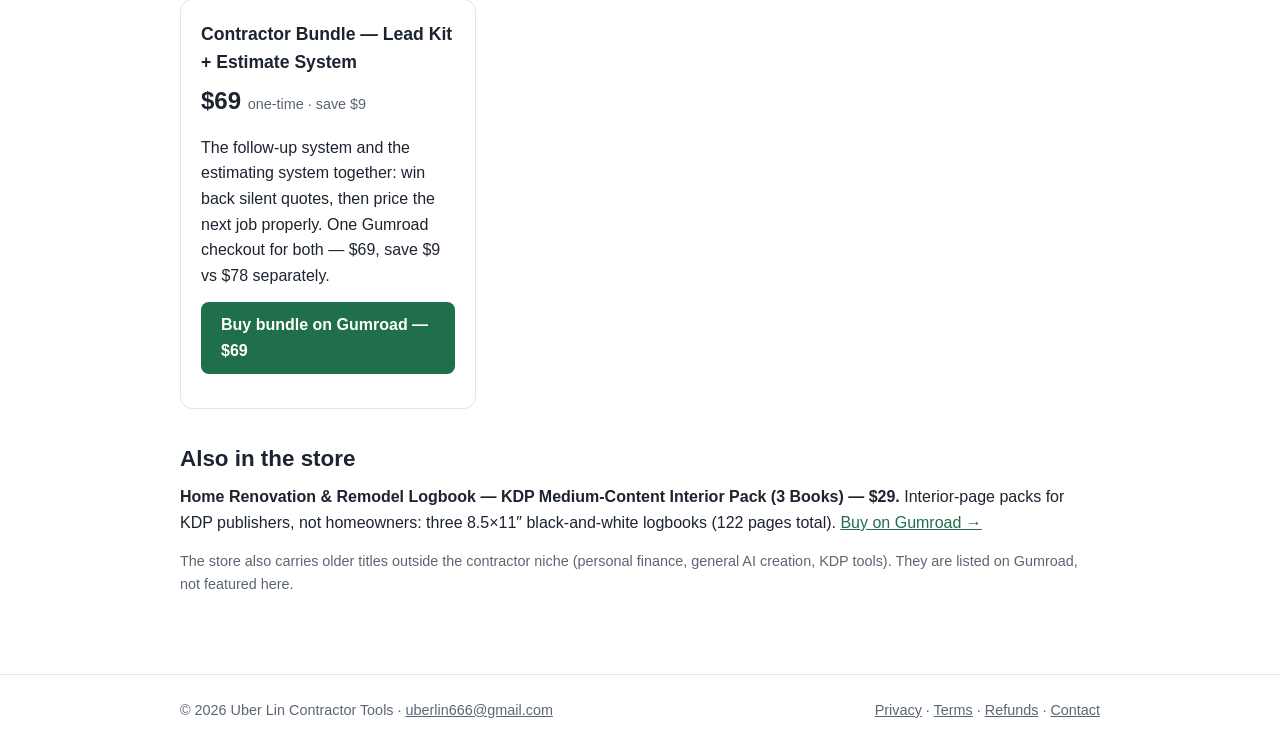
<file: products.html>
<!DOCTYPE html>
<html lang="en">
<head>
<meta charset="utf-8">
<meta name="viewport" content="width=device-width, initial-scale=1">
<title>Products — Uber Lin Contractor Tools</title>
<meta name="description" content="All tools: Lead Reactivation Kit $29, Remodeling Estimate & Scope System $49, Plywood Cut-List & Cabinet Job Costing $29, Get Paid on Time $29, Review & Referral Engine $19, Bookkeeping Spreadsheet $19, the Remodeler Money System bundle $99, and the $69 bundle. Free 14-day follow-up checklist.">
<link rel="stylesheet" href="styles.css">
</head>
<body>
<header class="site"><div class="nav">
<a class="brand" href="index.html">Uber Lin <span>Contractor Tools</span></a>
<nav class="links"><a href="index.html">Home</a><a href="products.html">Products</a><a href="pricing.html">Pricing</a><a href="faq.html">FAQ</a><a href="contact.html">Contact</a></nav>
</div></header>
<main>
<h1>Products</h1>
<p class="lede">One-time purchases. Instant download after checkout on Gumroad. 30-day money-back guarantee on every contractor tool.</p>

<div class="cards">
<div class="card"><h3>AI Lead Reactivation Kit for Remodeling Contractors</h3>
<p class="price">$29 <small>one-time</small></p>
<p>Quote Tracker (Excel/Sheets) with overdue flags, win rate and pipeline value. Day 0–14 follow-up cadence with exact scripts. Price-objection scripts built on “do less for less.” Plus the original 30-minute system for old, quiet quotes.</p>
<p><a class="button" href="product-lead-kit.html">Details</a></p></div>

<div class="card"><h3>Remodeling Estimate &amp; Scope System</h3>
<p class="price">$49 <small>one-time</small></p>
<p>Estimator workbook with a 24-line materials library, markup, overhead and contingency handled by formula, plus a client proposal template, change-order form and log, and 15 AI prompts for turning site notes into a scope of work. Worked bathroom remodel included.</p>
<p><a class="button" href="https://uberlin1.gumroad.com/l/llpdcp">Buy on Gumroad</a></p></div>

<div class="card"><h3>Remodeling Contract &amp; Change Order Pack — Get It Signed Before You Start</h3>
<p class="price">$39 <small>one-time</small></p>
<p>The contract, change order forms and trackers that stop verbal changes eating your profit — every change priced, signed and logged before the work starts.</p>
<p><a class="button" href="https://uberlin1.gumroad.com/l/ilyahc">Buy on Gumroad</a></p></div>

<div class="card"><h3>Plywood Cut-List &amp; Cabinet Job Costing Sheet</h3>
<p class="price">$29 <small>one-time</small></p>
<p>Cut list, order list, and per-job costing in one workbook, with the same materials library as the Estimate System. Worked 10×12 ft kitchen example included.</p>
<p><a class="button" href="https://uberlin1.gumroad.com/l/iuatrx">Buy on Gumroad</a></p></div>

<div class="card"><h3>Get Paid on Time — Invoice &amp; Payment Collection System</h3>
<p class="price">$29 <small>one-time</small></p>
<p>Contract payment clauses, deposit &amp; draw schedules, a 7-touch reminder cadence with word-for-word scripts, an invoice template, and an aging tracker. Terms agreed before the job, calm follow-up after it.</p>
<p><a class="button" href="https://uberlin1.gumroad.com/l/ithira">Buy on Gumroad</a></p></div>

<div class="card"><h3>5-Star Review &amp; Referral Engine</h3>
<p class="price">$19 <small>one-time</small></p>
<p>Turn every finished job into Google reviews and referrals: request scripts for the walkthrough, text and email, response templates for every rating, a 30-day referral check-in, and a tracker. No incentives, no gating — policy-safe.</p>
<p><a class="button" href="https://uberlin1.gumroad.com/l/zmnbe">Buy on Gumroad</a></p></div>

<div class="card"><h3>Small Business Bookkeeping Spreadsheet</h3>
<p class="price">$19 <small>one-time</small></p>
<p>One row per transaction; monthly totals, profit margin, year-end P&amp;L, tax summary and mileage all calculate themselves. 8 tabs, works in Excel and Google Sheets, with a Quick Start Guide. Built for freelancers, contractors and shop owners.</p>
<p><a class="button" href="https://uberlin1.gumroad.com/l/larnnk">Buy on Gumroad</a></p></div>

<div class="card"><h3>The 14-Day Quote Follow-Up Checklist — Free</h3>
<p class="price">$0 <small>free download</small></p>
<p>The Lead Kit's Day 0–14 follow-up rhythm as a 3-page checklist: 6 touches, what to say each time, and when to stop. Free on Gumroad — no payment needed.</p>
<p><a class="button" href="https://uberlin1.gumroad.com/l/iaygqs">Get it free on Gumroad</a></p></div>

<div class="card"><h3>Remodeler Money System — The Complete Contractor Business Kit</h3>
<p class="price">$99 <small>one-time · save $56</small></p>
<p>All five contractor tools in one box: Lead Kit, Estimate System, Cut-List &amp; Costing, Get Paid on Time, and the Review &amp; Referral Engine. Win the job, price it, collect, and turn it into the next one. $155 bought separately — $99 as the system.</p>
<p><a class="button" href="https://uberlin1.gumroad.com/l/ohvyw">Buy the system on Gumroad — $99</a></p></div>

<div class="card"><h3>Contractor Bundle — Lead Kit + Estimate System</h3>
<p class="price">$69 <small>one-time · save $9</small></p>
<p>The follow-up system and the estimating system together: win back silent quotes, then price the next job properly. One Gumroad checkout for both — $69, save $9 vs $78 separately.</p>
<p><a class="button" href="https://uberlin1.gumroad.com/l/chebq">Buy bundle on Gumroad — $69</a></p></div>
</div>

<h2>Also in the store</h2>
<p><strong>Home Renovation &amp; Remodel Logbook — KDP Medium-Content Interior Pack (3 Books) — $29.</strong> Interior-page packs for KDP publishers, not homeowners: three 8.5×11″ black-and-white logbooks (122 pages total). <a href="https://uberlin1.gumroad.com/l/piqnlu">Buy on Gumroad →</a></p>
<p class="muted small">The store also carries older titles outside the contractor niche (personal finance, general AI creation, KDP tools). They are listed on Gumroad, not featured here.</p>
</main>
<footer class="site"><div class="inner">
<span>© 2026 Uber Lin Contractor Tools · <a href="mailto:uberlin666@gmail.com">uberlin666@gmail.com</a></span>
<span><a href="privacy.html">Privacy</a> · <a href="terms.html">Terms</a> · <a href="refund.html">Refunds</a> · <a href="contact.html">Contact</a></span>
</div></footer>
</body>
</html>
</file>
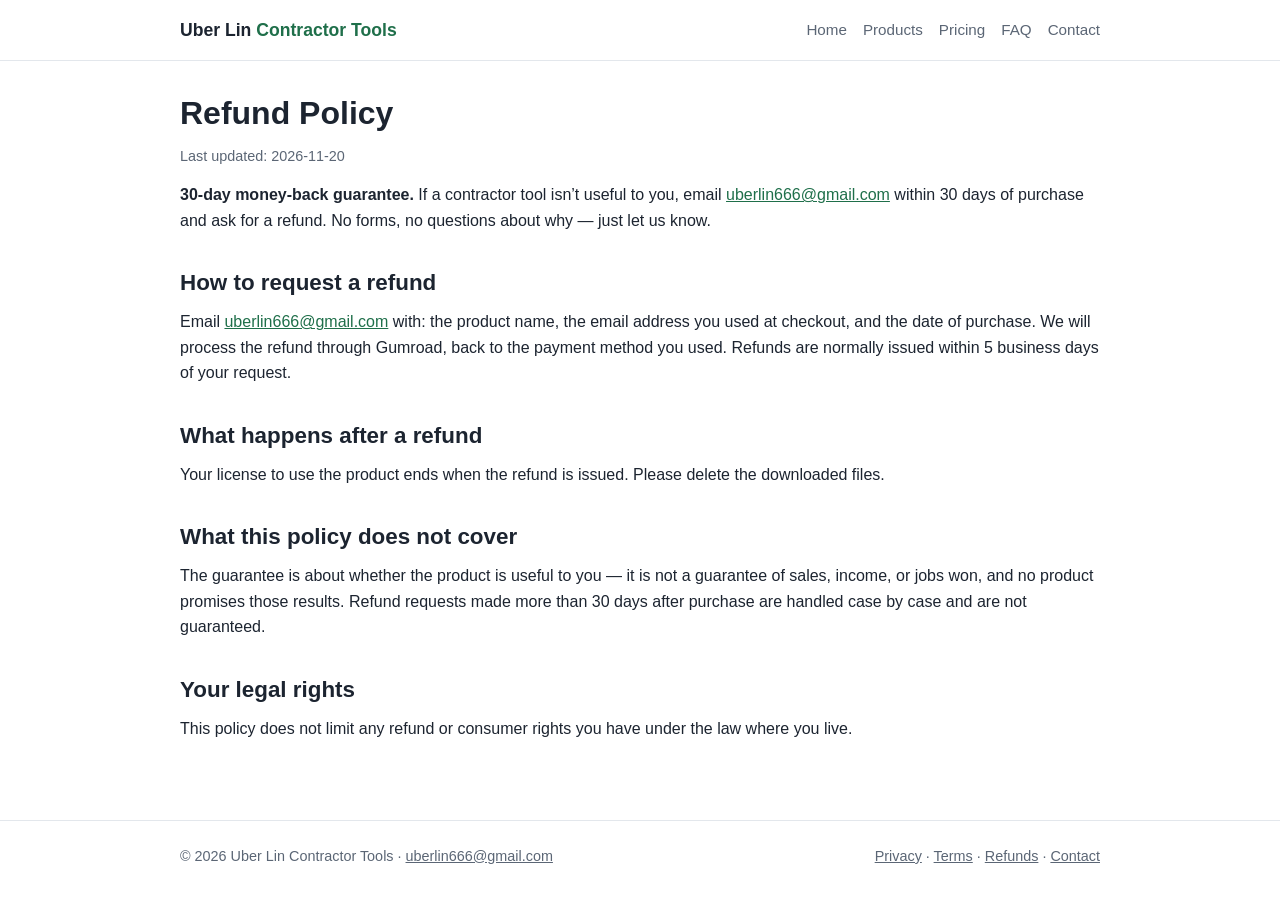
<file: refund.html>
<!DOCTYPE html>
<html lang="en">
<head>
<meta charset="utf-8">
<meta name="viewport" content="width=device-width, initial-scale=1">
<title>Refund Policy — Uber Lin Contractor Tools</title>
<meta name="description" content="30-day money-back guarantee on every contractor tool. How to request a refund.">
<link rel="stylesheet" href="styles.css">
</head>
<body>
<header class="site"><div class="nav">
<a class="brand" href="index.html">Uber Lin <span>Contractor Tools</span></a>
<nav class="links"><a href="index.html">Home</a><a href="products.html">Products</a><a href="pricing.html">Pricing</a><a href="faq.html">FAQ</a><a href="contact.html">Contact</a></nav>
</div></header>
<main>
<h1>Refund Policy</h1>
<p class="muted small">Last updated: 2026-11-20</p>
<p><strong>30-day money-back guarantee.</strong> If a contractor tool isn’t useful to you, email <a href="mailto:uberlin666@gmail.com">uberlin666@gmail.com</a> within 30 days of purchase and ask for a refund. No forms, no questions about why — just let us know.</p>
<h2>How to request a refund</h2>
<p>Email <a href="mailto:uberlin666@gmail.com">uberlin666@gmail.com</a> with: the product name, the email address you used at checkout, and the date of purchase. We will process the refund through Gumroad, back to the payment method you used. Refunds are normally issued within 5 business days of your request.</p>
<h2>What happens after a refund</h2>
<p>Your license to use the product ends when the refund is issued. Please delete the downloaded files.</p>
<h2>What this policy does not cover</h2>
<p>The guarantee is about whether the product is useful to you — it is not a guarantee of sales, income, or jobs won, and no product promises those results. Refund requests made more than 30 days after purchase are handled case by case and are not guaranteed.</p>
<h2>Your legal rights</h2>
<p>This policy does not limit any refund or consumer rights you have under the law where you live.</p>
</main>
<footer class="site"><div class="inner">
<span>© 2026 Uber Lin Contractor Tools · <a href="mailto:uberlin666@gmail.com">uberlin666@gmail.com</a></span>
<span><a href="privacy.html">Privacy</a> · <a href="terms.html">Terms</a> · <a href="refund.html">Refunds</a> · <a href="contact.html">Contact</a></span>
</div></footer>
</body>
</html>
</file>
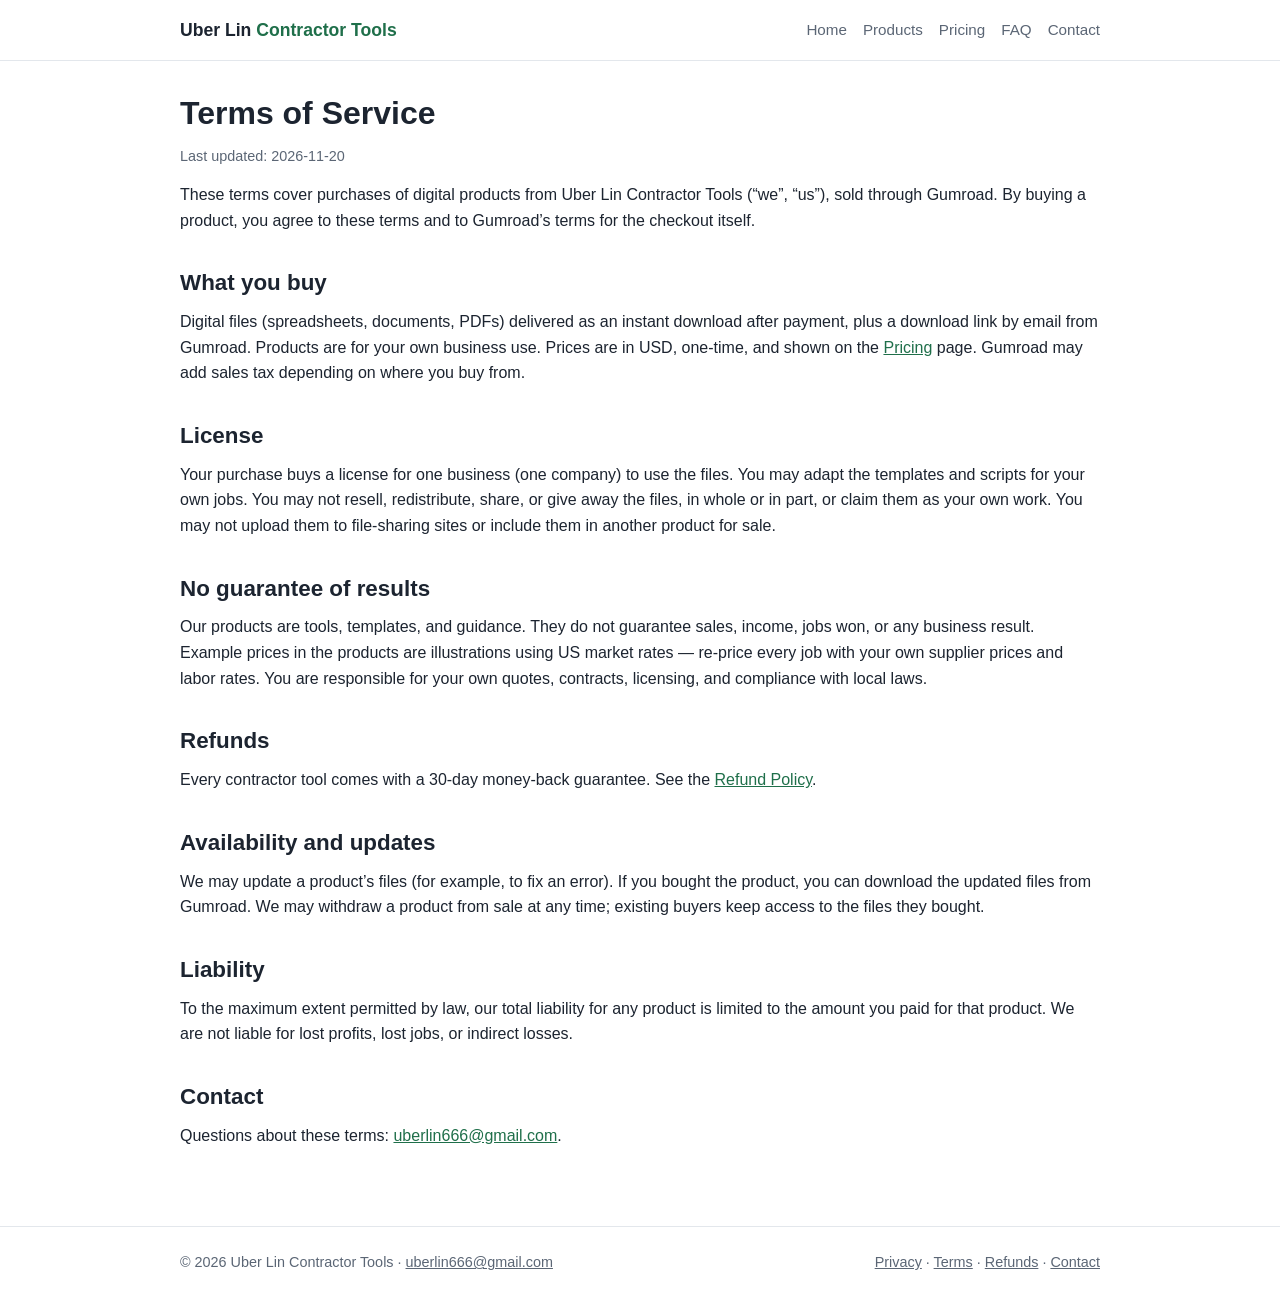
<file: terms.html>
<!DOCTYPE html>
<html lang="en">
<head>
<meta charset="utf-8">
<meta name="viewport" content="width=device-width, initial-scale=1">
<title>Terms of Service — Uber Lin Contractor Tools</title>
<meta name="description" content="Terms of service for Uber Lin Contractor Tools digital products.">
<link rel="stylesheet" href="styles.css">
</head>
<body>
<header class="site"><div class="nav">
<a class="brand" href="index.html">Uber Lin <span>Contractor Tools</span></a>
<nav class="links"><a href="index.html">Home</a><a href="products.html">Products</a><a href="pricing.html">Pricing</a><a href="faq.html">FAQ</a><a href="contact.html">Contact</a></nav>
</div></header>
<main>
<h1>Terms of Service</h1>
<p class="muted small">Last updated: 2026-11-20</p>
<p>These terms cover purchases of digital products from Uber Lin Contractor Tools (“we”, “us”), sold through Gumroad. By buying a product, you agree to these terms and to Gumroad’s terms for the checkout itself.</p>
<h2>What you buy</h2>
<p>Digital files (spreadsheets, documents, PDFs) delivered as an instant download after payment, plus a download link by email from Gumroad. Products are for your own business use. Prices are in USD, one-time, and shown on the <a href="pricing.html">Pricing</a> page. Gumroad may add sales tax depending on where you buy from.</p>
<h2>License</h2>
<p>Your purchase buys a license for one business (one company) to use the files. You may adapt the templates and scripts for your own jobs. You may not resell, redistribute, share, or give away the files, in whole or in part, or claim them as your own work. You may not upload them to file-sharing sites or include them in another product for sale.</p>
<h2>No guarantee of results</h2>
<p>Our products are tools, templates, and guidance. They do not guarantee sales, income, jobs won, or any business result. Example prices in the products are illustrations using US market rates — re-price every job with your own supplier prices and labor rates. You are responsible for your own quotes, contracts, licensing, and compliance with local laws.</p>
<h2>Refunds</h2>
<p>Every contractor tool comes with a 30-day money-back guarantee. See the <a href="refund.html">Refund Policy</a>.</p>
<h2>Availability and updates</h2>
<p>We may update a product’s files (for example, to fix an error). If you bought the product, you can download the updated files from Gumroad. We may withdraw a product from sale at any time; existing buyers keep access to the files they bought.</p>
<h2>Liability</h2>
<p>To the maximum extent permitted by law, our total liability for any product is limited to the amount you paid for that product. We are not liable for lost profits, lost jobs, or indirect losses.</p>
<h2>Contact</h2>
<p>Questions about these terms: <a href="mailto:uberlin666@gmail.com">uberlin666@gmail.com</a>.</p>
</main>
<footer class="site"><div class="inner">
<span>© 2026 Uber Lin Contractor Tools · <a href="mailto:uberlin666@gmail.com">uberlin666@gmail.com</a></span>
<span><a href="privacy.html">Privacy</a> · <a href="terms.html">Terms</a> · <a href="refund.html">Refunds</a> · <a href="contact.html">Contact</a></span>
</div></footer>
</body>
</html>
</file>
<file: styles.css>
/* Uber Lin Contractor Tools — shared stylesheet. No frameworks, no tracking. */
:root { --ink: #1c2430; --muted: #5b6675; --accent: #1f6f4a; --accent-dark: #17573a; --line: #e3e7ec; --bg: #ffffff; --soft: #f4f6f3; }
* { box-sizing: border-box; }
body { margin: 0; font-family: -apple-system, BlinkMacSystemFont, "Segoe UI", Roboto, Helvetica, Arial, sans-serif; color: var(--ink); background: var(--bg); line-height: 1.6; }
a { color: var(--accent); }
header.site { border-bottom: 1px solid var(--line); }
.nav { max-width: 960px; margin: 0 auto; padding: 16px 20px; display: flex; flex-wrap: wrap; gap: 8px 20px; align-items: center; justify-content: space-between; }
.brand { font-weight: 700; font-size: 1.1rem; color: var(--ink); text-decoration: none; }
.brand span { color: var(--accent); }
nav.links { display: flex; flex-wrap: wrap; gap: 4px 16px; }
nav.links a { color: var(--muted); text-decoration: none; font-size: 0.95rem; }
nav.links a:hover { color: var(--ink); text-decoration: underline; }
main { max-width: 960px; margin: 0 auto; padding: 32px 20px 64px; }
h1 { font-size: 2rem; line-height: 1.25; margin: 0 0 12px; }
h2 { font-size: 1.4rem; margin: 32px 0 8px; }
h3 { font-size: 1.1rem; margin: 24px 0 6px; }
p { margin: 0 0 14px; }
.lede { font-size: 1.15rem; color: var(--muted); }
.hero { background: var(--soft); border: 1px solid var(--line); border-radius: 12px; padding: 28px; margin-bottom: 32px; }
.button { display: inline-block; background: var(--accent); color: #fff; padding: 10px 20px; border-radius: 8px; text-decoration: none; font-weight: 600; }
.button:hover { background: var(--accent-dark); }
.button.ghost { background: #fff; color: var(--accent); border: 1px solid var(--accent); }
.cards { display: grid; grid-template-columns: repeat(auto-fit, minmax(260px, 1fr)); gap: 16px; }
.card { border: 1px solid var(--line); border-radius: 12px; padding: 20px; }
.card h3 { margin-top: 0; }
.price { font-size: 1.5rem; font-weight: 700; }
.price small { font-size: 0.9rem; color: var(--muted); font-weight: 400; }
.muted { color: var(--muted); }
.small { font-size: 0.9rem; }
table { width: 100%; border-collapse: collapse; margin: 12px 0 20px; }
th, td { text-align: left; padding: 10px 12px; border-bottom: 1px solid var(--line); vertical-align: top; }
th { background: var(--soft); }
ul { margin: 0 0 14px; padding-left: 22px; }
footer.site { border-top: 1px solid var(--line); }
footer.site .inner { max-width: 960px; margin: 0 auto; padding: 24px 20px; color: var(--muted); font-size: 0.9rem; display: flex; flex-wrap: wrap; gap: 8px 20px; justify-content: space-between; }
footer.site a { color: var(--muted); }
.note { background: #fff8e6; border: 1px solid #ead9a0; border-radius: 8px; padding: 12px 16px; }
@media (max-width: 600px) { h1 { font-size: 1.6rem; } main { padding-top: 24px; } }
</file>
